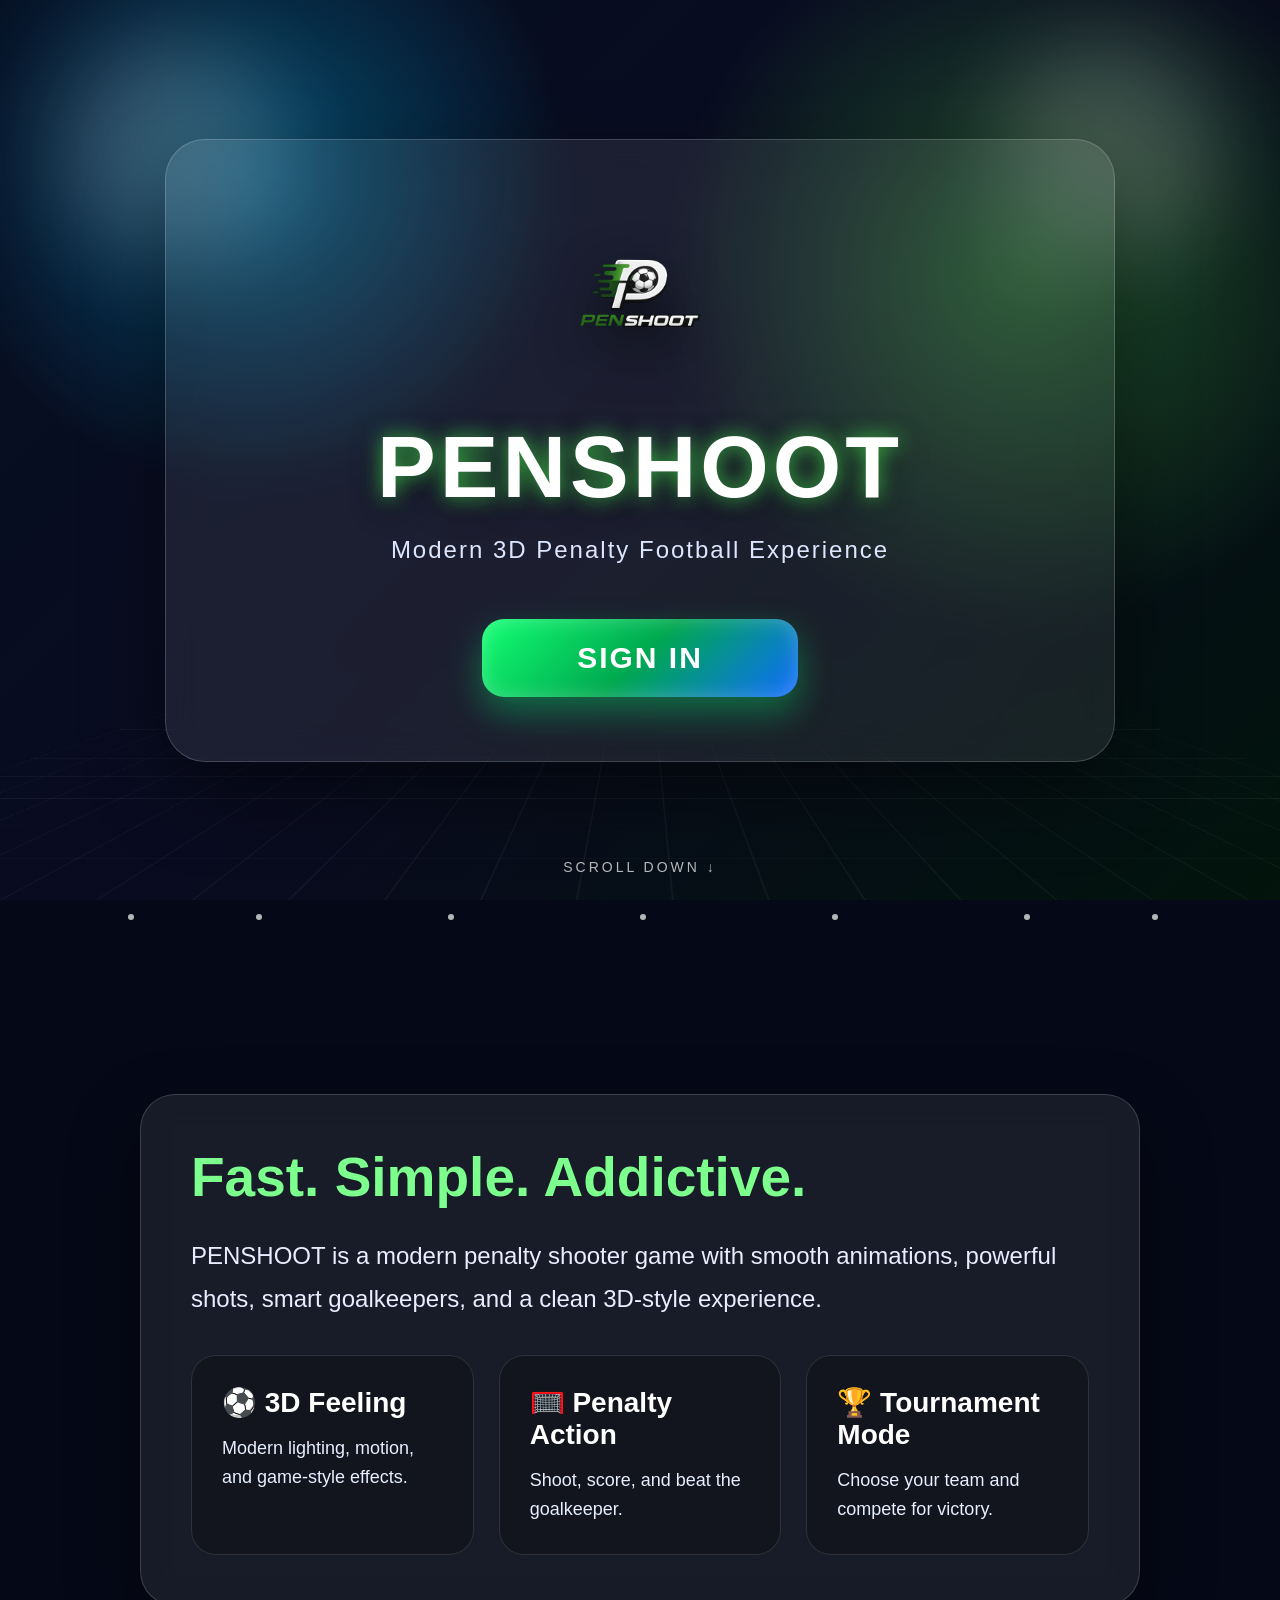
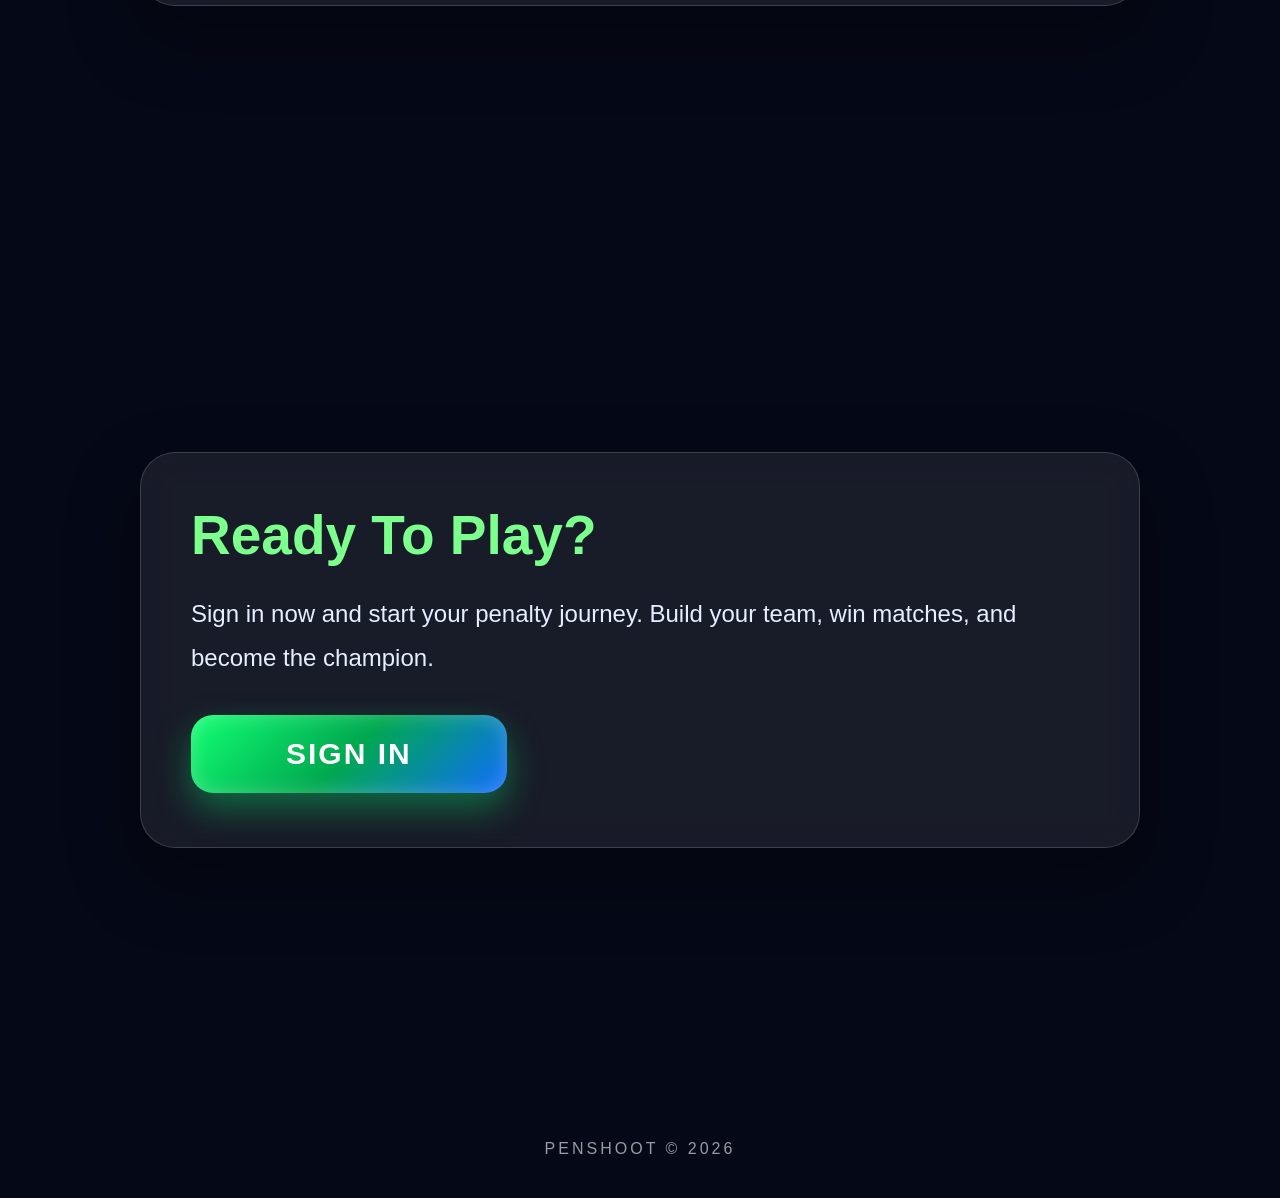
<file: index.html>
<!DOCTYPE html>
<html lang="en">
<head>
<meta charset="UTF-8">
<meta name="viewport" content="width=device-width, initial-scale=1.0">
<title>PENSHOOT</title>

<style>
*{
    margin:0;
    padding:0;
    box-sizing:border-box;
    font-family:Arial, Helvetica, sans-serif;
}

html{
    scroll-behavior:smooth;
}

body{
    min-height:100vh;
    overflow-x:hidden;
    background:#050816;
    color:white;
}

/* Background */
.bg{
    position:fixed;
    inset:0;
    z-index:-5;
    background:
    radial-gradient(circle at 20% 20%, rgba(0,195,255,.35), transparent 25%),
    radial-gradient(circle at 80% 30%, rgba(90,255,80,.28), transparent 30%),
    linear-gradient(135deg,#061024,#090b1f,#02140c);
    animation:bgMove 8s ease-in-out infinite alternate;
}

@keyframes bgMove{
    from{ filter:hue-rotate(0deg); }
    to{ filter:hue-rotate(25deg); }
}

.grid{
    position:fixed;
    inset:0;
    z-index:-4;
    background-image:
    linear-gradient(rgba(255,255,255,.05) 1px, transparent 1px),
    linear-gradient(90deg, rgba(255,255,255,.05) 1px, transparent 1px);
    background-size:60px 60px;
    transform:perspective(600px) rotateX(60deg) scale(1.6);
    transform-origin:bottom;
    animation:gridMove 4s linear infinite;
}

@keyframes gridMove{
    from{ background-position:0 0; }
    to{ background-position:0 60px; }
}

.light{
    position:fixed;
    width:220px;
    height:220px;
    background:rgba(255,255,255,.18);
    filter:blur(45px);
    border-radius:50%;
    z-index:-3;
    animation:lightPulse 2s infinite alternate;
}

.light.left{
    top:40px;
    left:60px;
}

.light.right{
    top:40px;
    right:60px;
    animation-delay:1s;
}

@keyframes lightPulse{
    from{ opacity:.35; transform:scale(.9); }
    to{ opacity:.85; transform:scale(1.15); }
}

.particles span{
    position:fixed;
    width:6px;
    height:6px;
    background:#ffffff;
    border-radius:50%;
    opacity:.7;
    z-index:-2;
    animation:floatUp 7s linear infinite;
}

.particles span:nth-child(1){ left:10%; bottom:-20px; animation-delay:0s; }
.particles span:nth-child(2){ left:20%; bottom:-20px; animation-delay:1s; }
.particles span:nth-child(3){ left:35%; bottom:-20px; animation-delay:2s; }
.particles span:nth-child(4){ left:50%; bottom:-20px; animation-delay:.5s; }
.particles span:nth-child(5){ left:65%; bottom:-20px; animation-delay:1.5s; }
.particles span:nth-child(6){ left:80%; bottom:-20px; animation-delay:2.5s; }
.particles span:nth-child(7){ left:90%; bottom:-20px; animation-delay:3s; }

@keyframes floatUp{
    from{
        transform:translateY(0) scale(.5);
        opacity:0;
    }
    20%{ opacity:.8; }
    to{
        transform:translateY(-110vh) scale(1.4);
        opacity:0;
    }
}

/* Hero */
.hero{
    min-height:100vh;
    display:flex;
    justify-content:center;
    align-items:center;
    padding:80px 20px;
    position:relative;
}

.hero-card{
    width:90%;
    max-width:950px;
    padding:60px 30px;
    text-align:center;
    border-radius:40px;
    background:rgba(255,255,255,.08);
    border:1px solid rgba(255,255,255,.18);
    backdrop-filter:blur(18px);
    box-shadow:0 30px 80px rgba(0,0,0,.45);
    animation:cardIn 1s ease forwards;
}

@keyframes cardIn{
    from{
        opacity:0;
        transform:translateY(40px) scale(.95);
    }
    to{
        opacity:1;
        transform:translateY(0) scale(1);
    }
}

.logo-img{
    width:280px;
    max-width:80%;
    animation:logoFloat 2.5s ease-in-out infinite;
    filter:drop-shadow(0 20px 25px rgba(0,0,0,.6));
}

@keyframes logoFloat{
    50%{
        transform:translateY(-18px) scale(1.04);
    }
}

h1{
    margin-top:25px;
    color:white;
    font-size:88px;
    font-weight:900;
    letter-spacing:4px;
    text-transform:uppercase;
    text-shadow:
    0 0 20px rgba(80,255,90,.7),
    0 8px 30px rgba(0,0,0,.6);
    animation:titleGlow 2s infinite alternate;
}

@keyframes titleGlow{
    from{ text-shadow:0 0 15px rgba(80,255,90,.5), 0 8px 30px #000; }
    to{ text-shadow:0 0 35px rgba(80,255,90,1), 0 8px 30px #000; }
}

.hero-card p{
    color:#dce7ff;
    margin-top:18px;
    margin-bottom:55px;
    font-size:24px;
    letter-spacing:2px;
}

.sign-btn{
    position:relative;
    display:inline-block;
    text-decoration:none;
    padding:22px 95px;
    border-radius:22px;
    color:white;
    font-size:30px;
    font-weight:900;
    letter-spacing:2px;
    background:linear-gradient(135deg,#12ff72,#00a84f,#0f6bff);
    box-shadow:
    0 15px 35px rgba(0,255,120,.35),
    inset 0 0 20px rgba(255,255,255,.25);
    overflow:hidden;
    transition:.25s;
    animation:buttonFloat 2s ease-in-out infinite;
}

.sign-btn::before{
    content:"";
    position:absolute;
    top:0;
    left:-120%;
    width:70%;
    height:100%;
    background:linear-gradient(90deg, transparent, rgba(255,255,255,.55), transparent);
    transform:skewX(-20deg);
    animation:shine 2.5s infinite;
}

@keyframes shine{
    to{ left:140%; }
}

@keyframes buttonFloat{
    50%{ transform:translateY(-8px); }
}

.sign-btn:hover{
    transform:scale(1.08);
    box-shadow:
    0 20px 45px rgba(0,255,120,.55),
    0 0 60px rgba(80,255,120,.55);
}

/* Scroll hint */
.scroll-down{
    position:absolute;
    bottom:25px;
    left:50%;
    transform:translateX(-50%);
    color:rgba(255,255,255,.7);
    font-size:14px;
    letter-spacing:3px;
    animation:bounce 1.5s infinite;
}

@keyframes bounce{
    50%{ transform:translateX(-50%) translateY(10px); }
}

/* Sections */
.section{
    min-height:100vh;
    padding:100px 8%;
    display:flex;
    align-items:center;
    justify-content:center;
}

.info-card{
    max-width:1000px;
    width:100%;
    padding:50px;
    border-radius:35px;
    background:rgba(255,255,255,.08);
    border:1px solid rgba(255,255,255,.16);
    backdrop-filter:blur(16px);
    box-shadow:0 30px 70px rgba(0,0,0,.35);
}

.info-card h2{
    font-size:55px;
    margin-bottom:25px;
    color:#7cff8d;
}

.info-card p{
    font-size:24px;
    line-height:1.8;
    color:#e6eeff;
}

.features{
    display:grid;
    grid-template-columns:repeat(3,1fr);
    gap:25px;
    margin-top:35px;
}

.feature{
    padding:30px;
    border-radius:25px;
    background:rgba(0,0,0,.25);
    border:1px solid rgba(255,255,255,.12);
    transition:.3s;
}

.feature:hover{
    transform:translateY(-10px);
    background:rgba(0,255,120,.12);
}

.feature h3{
    font-size:28px;
    margin-bottom:15px;
}

.feature p{
    font-size:18px;
    line-height:1.6;
}

.footer{
    padding:40px;
    text-align:center;
    color:rgba(255,255,255,.6);
    letter-spacing:3px;
}

/* Mobile */
@media(max-width:800px){
    h1{
        font-size:48px;
    }

    .hero-card p{
        font-size:17px;
    }

    .logo-img{
        width:220px;
    }

    .sign-btn{
        font-size:24px;
        padding:18px 65px;
    }

    .hero-card{
        padding:45px 20px;
    }

    .features{
        grid-template-columns:1fr;
    }

    .info-card h2{
        font-size:38px;
    }

    .info-card p{
        font-size:20px;
    }
}
</style>
</head>

<body>

<div class="bg"></div>
<div class="grid"></div>

<div class="light left"></div>
<div class="light right"></div>

<div class="particles">
    <span></span>
    <span></span>
    <span></span>
    <span></span>
    <span></span>
    <span></span>
    <span></span>
</div>

<section class="hero">
    <div class="hero-card">
        <img 
            src="ChatGPT Image 8 يونيو 2026، 02_14_04 م.png" 
            alt="PENSHOOT Logo" 
            class="logo-img"
        >

        <h1>PENSHOOT</h1>

        <p>Modern 3D Penalty Football Experience</p>

        <a href="log.html" class="sign-btn">SIGN IN</a>
    </div>

    <div class="scroll-down">SCROLL DOWN ↓</div>
</section>

<section class="section">
    <div class="info-card">
        <h2>Fast. Simple. Addictive.</h2>
        <p>
            PENSHOOT is a modern penalty shooter game with smooth animations,
            powerful shots, smart goalkeepers, and a clean 3D-style experience.
        </p>

        <div class="features">
            <div class="feature">
                <h3>⚽ 3D Feeling</h3>
                <p>Modern lighting, motion, and game-style effects.</p>
            </div>

            <div class="feature">
                <h3>🥅 Penalty Action</h3>
                <p>Shoot, score, and beat the goalkeeper.</p>
            </div>

            <div class="feature">
                <h3>🏆 Tournament Mode</h3>
                <p>Choose your team and compete for victory.</p>
            </div>
        </div>
    </div>
</section>

<section class="section">
    <div class="info-card">
        <h2>Ready To Play?</h2>
        <p>
            Sign in now and start your penalty journey.
            Build your team, win matches, and become the champion.
        </p>
        <br><br>
        <a href="log.html" class="sign-btn">SIGN IN</a>
    </div>
</section>

<div class="footer">
    PENSHOOT © 2026
</div>

</body>
</html>
</file>
